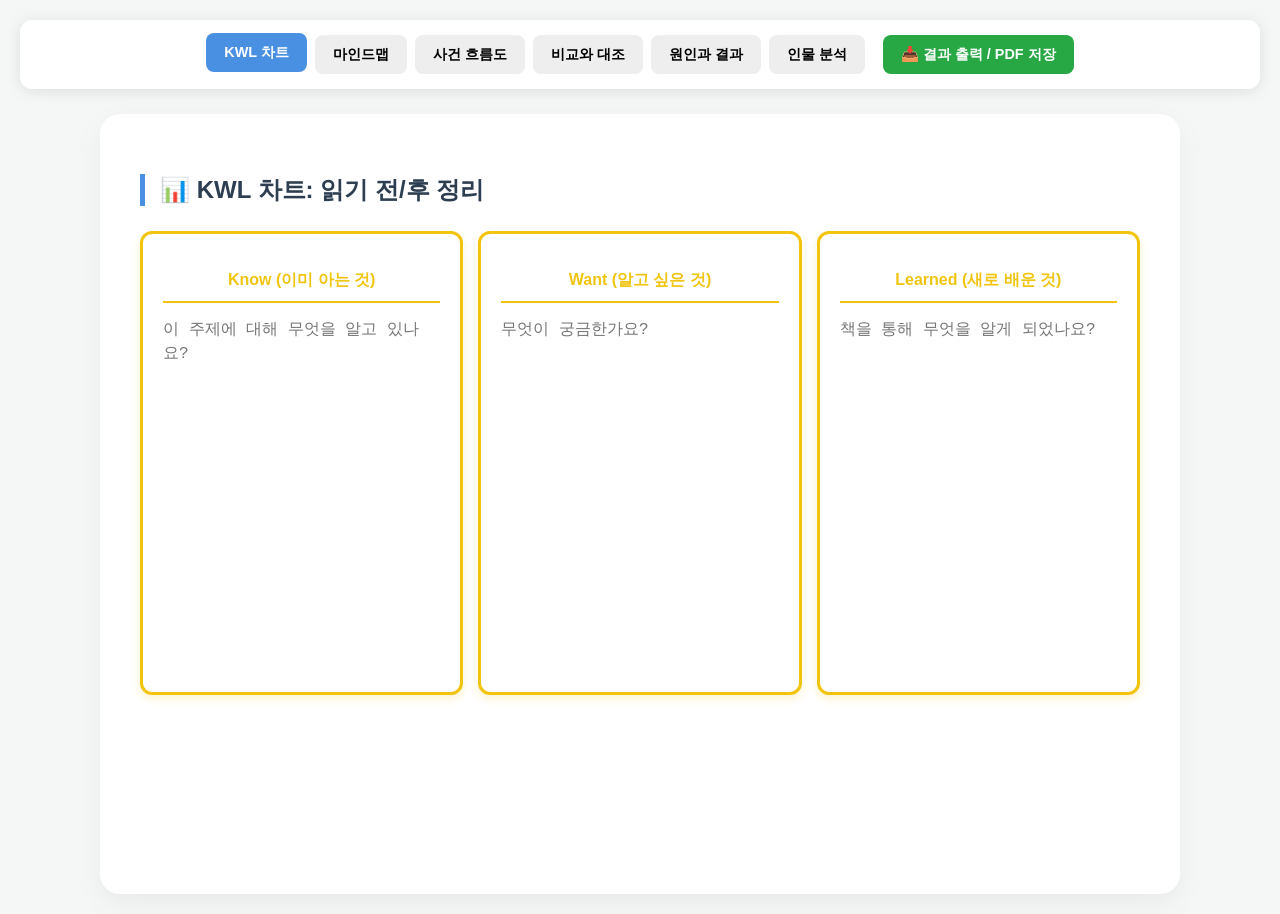
<file: graphicorganize_01.html>
<!DOCTYPE html>
<html lang="ko">

<head>
    <meta charset="UTF-8">
    <meta name="viewport" content="width=device-width, initial-scale=1.0">
    <title>초등학생용 독서 전략 통합 워크시트</title>
    <style>
        :root {
            --primary: #4a90e2;
            --secondary: #6c757d;
            --success: #28a745;
            --bg: #f4f7f6;
        }

        body {
            font-family: 'Pretendard', -apple-system, sans-serif;
            background: var(--bg);
            margin: 0;
            padding: 20px;
            color: #333;
        }

        /* 메뉴 상단바 */
        .nav-menu {
            position: sticky;
            top: 0;
            background: white;
            padding: 15px;
            box-shadow: 0 2px 15px rgba(0, 0, 0, 0.1);
            display: flex;
            justify-content: center;
            gap: 8px;
            flex-wrap: wrap;
            z-index: 1000;
            border-radius: 12px;
            margin-bottom: 25px;
        }

        .nav-menu button {
            padding: 10px 18px;
            border: none;
            border-radius: 8px;
            background: #eee;
            cursor: pointer;
            font-weight: 600;
            transition: all 0.2s;
            font-size: 0.9rem;
        }

        .nav-menu button.active {
            background: var(--primary);
            color: white;
            transform: translateY(-2px);
        }

        .nav-menu button:hover {
            background: #e0e0e0;
        }

        .nav-menu button.print-btn {
            background: var(--success);
            color: white;
            margin-left: 10px;
        }

        .workspace {
            max-width: 1000px;
            margin: 0 auto;
            background: white;
            padding: 40px;
            border-radius: 20px;
            min-height: 700px;
            box-shadow: 0 10px 30px rgba(0, 0, 0, 0.05);
        }

        .tool-content {
            display: none;
            animation: fadeIn 0.4s ease;
        }

        .tool-content.active {
            display: block;
        }

        @keyframes fadeIn {
            from {
                opacity: 0;
                transform: translateY(10px);
            }

            to {
                opacity: 1;
                transform: translateY(0);
            }
        }

        h2 {
            border-left: 5px solid var(--primary);
            padding-left: 15px;
            margin-bottom: 25px;
            color: #2c3e50;
        }

        h3 {
            font-size: 1rem;
            color: var(--secondary);
            margin-bottom: 10px;
        }

        textarea {
            width: 100%;
            border: 1.5px solid #e0e0e0;
            border-radius: 10px;
            padding: 15px;
            resize: none;
            font-size: 1rem;
            box-sizing: border-box;
            line-height: 1.5;
        }

        textarea:focus {
            border-color: var(--primary);
            outline: none;
            background: #fafafa;
        }

        /* 1. KWL 레이아웃 */
        .kwl-grid {
            display: grid;
            grid-template-columns: repeat(3, 1fr);
            gap: 15px;
        }

        .kwl-grid>div {
            border: 3px solid #f1c40f;
            border-radius: 12px;
            padding: 20px;
            background: #fff;
            box-shadow: 0 4px 10px rgba(241, 196, 15, 0.2);
        }

        .kwl-grid h3 {
            border-bottom: 2px solid #f1c40f;
            padding-bottom: 10px;
            margin-bottom: 15px;
            text-align: center;
            color: #f1c40f;
        }

        .kwl-grid textarea {
            border: none !important;
            padding: 0 !important;
        }

        /* 2. 마인드맵 레이아웃 */
        .mindmap-grid {
            display: grid;
            grid-template-columns: 1fr 1.2fr 1fr;
            gap: 20px;
            align-items: center;
        }

        .center-box {
            border: 2px dashed var(--primary);
            background: #f0f7ff;
            height: 120px;
        }

        /* 3. 흐름도 레이아웃 */
        .flow-container {
            display: flex;
            flex-direction: column;
            align-items: center;
            gap: 10px;
        }

        .arrow {
            font-size: 20px;
            color: #ccc;
            font-weight: bold;
        }

        /* 4. 벤다이어그램 레이아웃 */
        .venn-wrapper {
            display: flex;
            justify-content: center;
            position: relative;
            height: 380px;
            margin-top: 20px;
        }

        .venn-circle {
            width: 320px;
            height: 320px;
            border: 2px solid var(--primary);
            border-radius: 50%;
            padding: 50px;
            position: absolute;
            box-sizing: border-box;
        }

        .circle-a {
            left: 150px;
            background: rgba(74, 144, 226, 0.1);
        }

        .circle-b {
            right: 150px;
            background: rgba(243, 156, 18, 0.1);
            border-color: #f39c12;
        }

        /* 5. 원인/결과 & 6. 인물분석 */
        .split-grid {
            display: grid;
            grid-template-columns: 1fr 1fr;
            gap: 20px;
        }

        /* 인쇄 설정 */
        @media print {
            .nav-menu {
                display: none;
            }

            body {
                background: white;
                padding: 0;
            }

            .workspace {
                box-shadow: none;
                width: 100%;
                padding: 0;
            }

            .tool-content {
                display: block !important;
                page-break-after: always;
                border-bottom: 1px solid #eee;
                padding-bottom: 50px;
            }

            textarea {
                border: 1px solid #000;
            }
        }
    </style>
</head>

<body>

    <div class="nav-menu">
        <button onclick="openTab('kwl')" id="btn-kwl" class="active">KWL 차트</button>
        <button onclick="openTab('mindmap')" id="btn-mindmap">마인드맵</button>
        <button onclick="openTab('flow')" id="btn-flow">사건 흐름도</button>
        <button onclick="openTab('venn')" id="btn-venn">비교와 대조</button>
        <button onclick="openTab('cause')" id="btn-cause">원인과 결과</button>
        <button onclick="openTab('char')" id="btn-char">인물 분석</button>
        <button class="print-btn" onclick="window.print()">📥 결과 출력 / PDF 저장</button>
    </div>

    <div class="workspace">
        <div id="kwl" class="tool-content active">
            <h2>📊 KWL 차트: 읽기 전/후 정리</h2>
            <div class="kwl-grid">
                <div>
                    <h3>Know (이미 아는 것)</h3>
                    <textarea style="height: 350px;" placeholder="이 주제에 대해 무엇을 알고 있나요?"></textarea>
                </div>
                <div>
                    <h3>Want (알고 싶은 것)</h3>
                    <textarea style="height: 350px;" placeholder="무엇이 궁금한가요?"></textarea>
                </div>
                <div>
                    <h3>Learned (새로 배운 것)</h3>
                    <textarea style="height: 350px;" placeholder="책을 통해 무엇을 알게 되었나요?"></textarea>
                </div>
            </div>
        </div>

        <div id="mindmap" class="tool-content">
            <h2>🧠 마인드맵: 생각 확장하기</h2>
            <div class="mindmap-grid">
                <textarea placeholder="핵심 키워드 1" style="height: 100px;"></textarea>
                <textarea class="center-box" placeholder="중심 주제 (책 제목)"></textarea>
                <textarea placeholder="핵심 키워드 2" style="height: 100px;"></textarea>
                <textarea placeholder="핵심 키워드 3" style="height: 100px;"></textarea>
                <div style="text-align: center; color: #999;">연관된 생각을 뻗어나가세요</div>
                <textarea placeholder="핵심 키워드 4" style="height: 100px;"></textarea>
            </div>
        </div>

        <div id="flow" class="tool-content">
            <h2>🛤️ 사건 흐름도: 스토리 전개</h2>
            <div class="flow-container">
                <textarea placeholder="발단: 배경과 인물 소개" style="height: 80px;"></textarea>
                <div class="arrow">▼</div>
                <textarea placeholder="전개: 사건의 시작" style="height: 80px;"></textarea>
                <div class="arrow">▼</div>
                <textarea placeholder="절정: 갈등의 최고조" style="height: 80px;"></textarea>
                <div class="arrow">▼</div>
                <textarea placeholder="결말: 해결 및 교훈" style="height: 80px;"></textarea>
            </div>
        </div>

        <div id="venn" class="tool-content">
            <h2>⚖️ 비교와 대조 (벤다이어그램)</h2>
            <div class="venn-wrapper">
                <div class="venn-circle circle-a"><textarea placeholder="대상 A의 특징"
                        style="height: 200px; background: transparent; border: none;"></textarea></div>
                <div class="venn-circle circle-b"><textarea placeholder="대상 B의 특징"
                        style="height: 200px; background: transparent; border: none;"></textarea></div>
            </div>
            <p style="text-align: center; color: #666; margin-top: -30px;">※ 공통점은 겹치는 부분에, 차이점은 바깥쪽에 적으세요.</p>
        </div>

        <div id="cause" class="tool-content">
            <h2>🔍 원인과 결과 분석</h2>
            <div class="split-grid">
                <div>
                    <h3>원인 (Why?)</h3>
                    <textarea style="height: 300px;" placeholder="어떤 사건이나 행동의 원인을 적어보세요."></textarea>
                </div>
                <div>
                    <h3>결과 (So What?)</h3>
                    <textarea style="height: 300px;" placeholder="그로 인해 어떤 변화가 생겼나요?"></textarea>
                </div>
            </div>
        </div>

        <div id="char" class="tool-content">
            <h2>👤 인물 분석 스파이더맵</h2>
            <div class="split-grid">
                <textarea style="height: 150px;" placeholder="인물의 성격/특징"></textarea>
                <textarea style="height: 150px;" placeholder="인물의 가치관/생각"></textarea>
                <textarea style="height: 150px;" placeholder="다른 인물과의 관계"></textarea>
                <textarea style="height: 150px;" placeholder="내가 본 이 인물의 장단점"></textarea>
            </div>
        </div>
    </div>

    <script>
        function openTab(tabId) {
            // 모든 섹션 비활성화
            document.querySelectorAll('.tool-content').forEach(content => {
                content.classList.remove('active');
            });
            // 모든 버튼 비활성화
            document.querySelectorAll('.nav-menu button').forEach(btn => {
                btn.classList.remove('active');
            });

            // 선택한 섹션 및 버튼 활성화
            document.getElementById(tabId).classList.add('active');
            document.getElementById('btn-' + tabId).classList.add('active');
        }
    </script>

</body>

</html>
</file>
